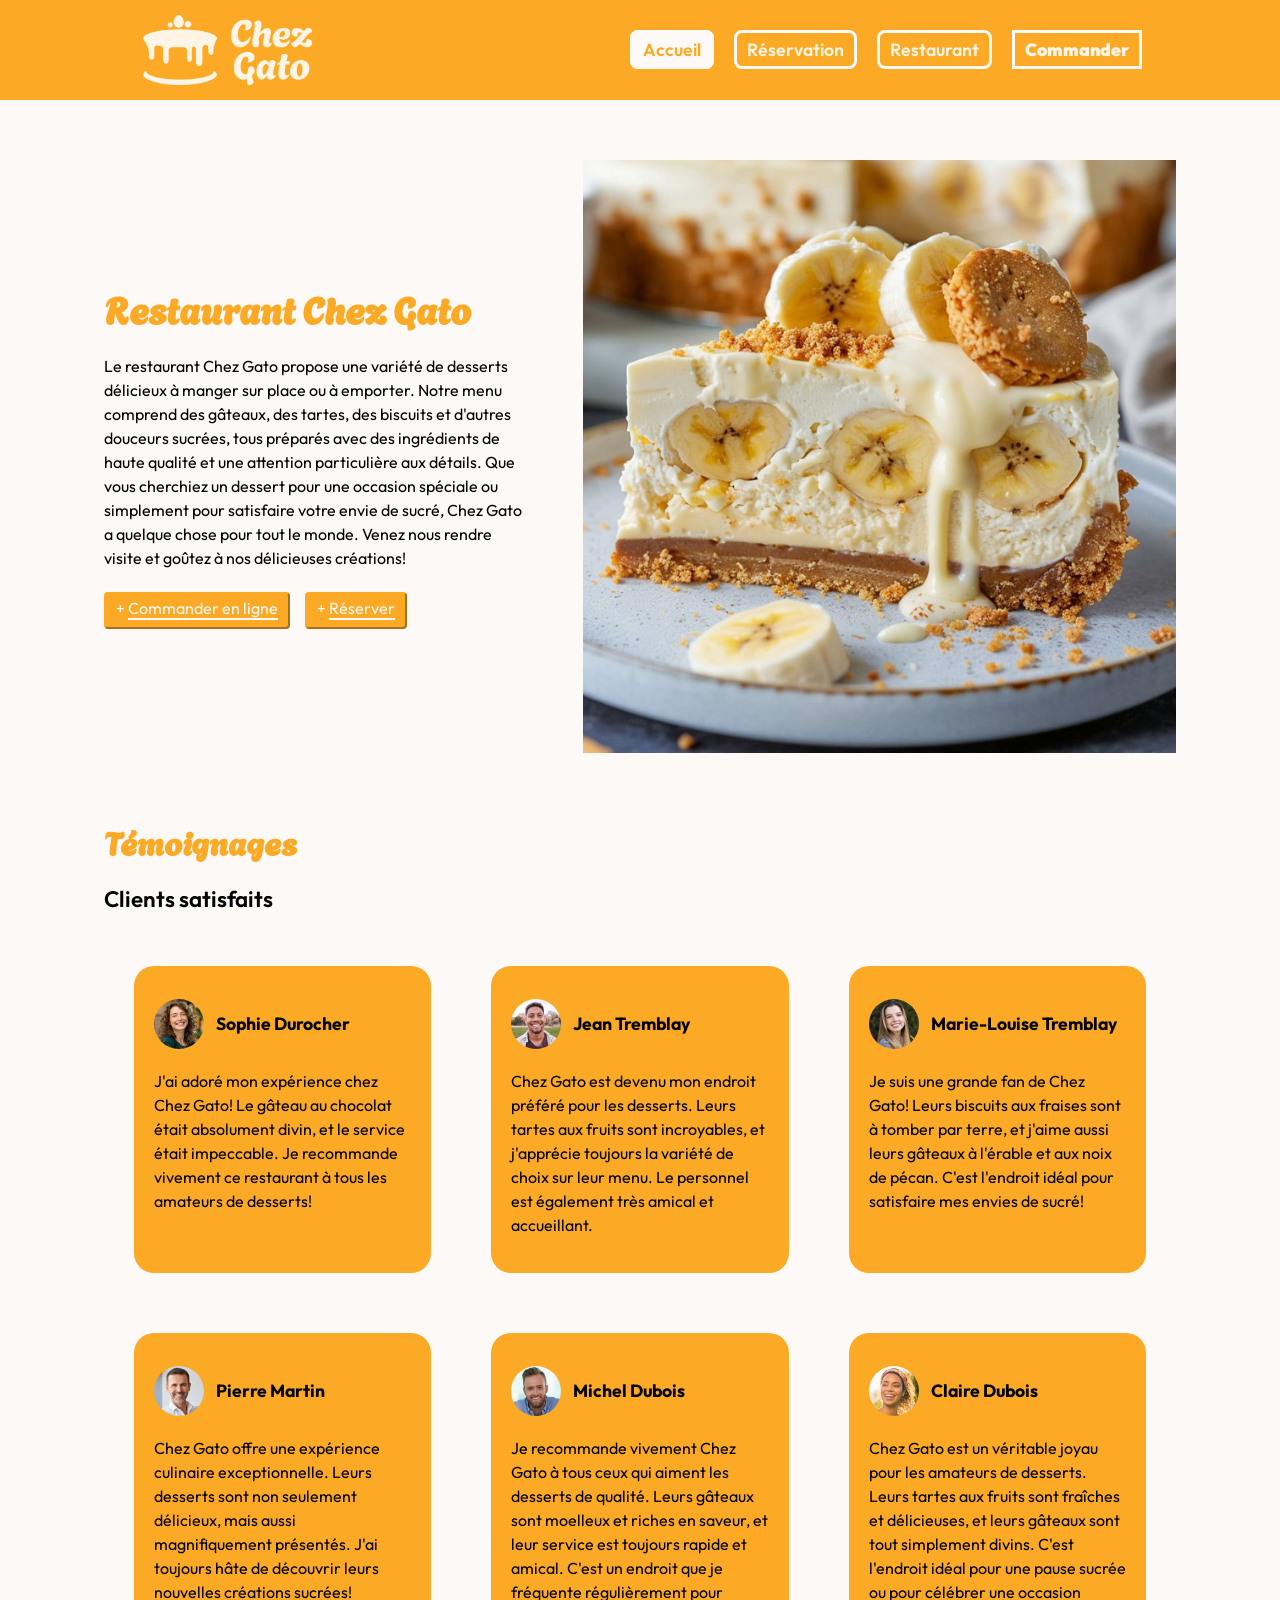
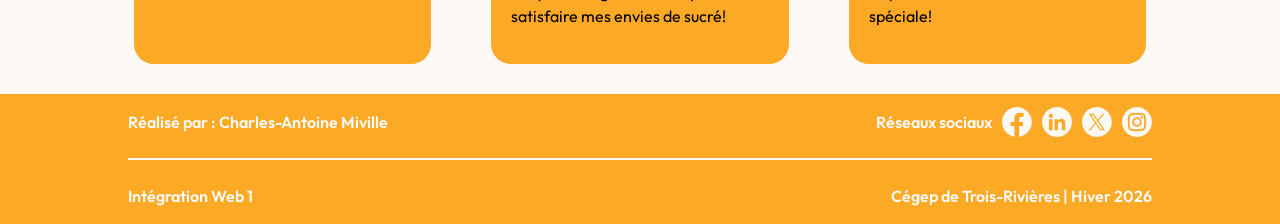
<file: index.html>
<!doctype html>
<html lang="fr-ca">
  <head>
    <meta charset="utf-8" />
    <meta name="viewport" content="width=device-width, initial-scale=1.0" />
    <meta
      name="description"
      content="Le restaurant Chez Gato propose une variété de desserts délicieux à manger sur place ou à emporter."
    />
    <title>Chez Gato</title>
    <link rel="stylesheet" href="css/normalize.css" />
    <link rel="stylesheet" href="css/style.css" />
    <link rel="icon" href="favicon.png" />
  </head>
  <body>
    <header>
      <div class="flexHead container">
        <a href="index.html"
          ><img
            src="media/LogoChezGato_Horizontal.png"
            class="headerLogo headerLogoHorizontal"
            alt="Chez Gato"
          /><img
            src="media/LogoChezGato_Small.png"
            class="headerLogo headerLogoSmall"
            alt="Chez Gato"
          />
        </a>
        <nav>
          <ul class="flexHead">
            <li>
              <a href="index.html" class="navActive">Accueil</a>
            </li>
            <li><a href="reservation.html">Réservation</a></li>
            <li><a href="restaurant.html">Restaurant</a></li>
            <li><a href="ma-commande.html" class="commander">Commander</a></li>
          </ul>
          <img
            src="media/mobileMenuBurger.png"
            class="mobileMenuBurger"
            alt="Menu Burger"
          />
        </nav>
      </div>
    </header>

    <main>
      <section class="accueil-main">
        <div class="accueil-main-1">
          <h1>Restaurant Chez Gato</h1>
          <p>
            Le restaurant Chez Gato propose une variété de desserts délicieux à
            manger sur place ou à emporter. Notre menu comprend des gâteaux, des
            tartes, des biscuits et d'autres douceurs sucrées, tous préparés
            avec des ingrédients de haute qualité et une attention particulière
            aux détails. Que vous cherchiez un dessert pour une occasion
            spéciale ou simplement pour satisfaire votre envie de sucré, Chez
            Gato a quelque chose pour tout le monde. Venez nous rendre visite et
            goûtez à nos délicieuses créations!
          </p>
          <div>
            <a href="ma-commande.html"
              ><button>+ <span>Commander en ligne</span></button></a
            ><a href="reservation.html"
              ><button>+ <span>Réserver</span></button></a
            >
          </div>
        </div>
        <div class="accueil-main-2">
          <img src="media/CheesecakeBanane.jpg" alt="Cheesecake aux bananes" />
        </div>
      </section>
      <section id="accueil-temoignages container">
        <h2>Témoignages</h2>
        <h3>Clients satisfaits</h3>
        <div class="accueil-temoignages">
          <div>
            <div class="clientSatisfaitFlex">
              <img src="media/ClientSatisfait1.jpg" alt="Sophie Durocher" />
              <h4>Sophie Durocher</h4>
            </div>
            <p>
              J'ai adoré mon expérience chez Chez Gato! Le gâteau au chocolat
              était absolument divin, et le service était impeccable. Je
              recommande vivement ce restaurant à tous les amateurs de desserts!
            </p>
          </div>
          <div>
            <div class="clientSatisfaitFlex">
              <img src="media/ClientSatisfait2.jpg" alt="Jean Tremblay" />
              <h4>Jean Tremblay</h4>
            </div>
            <p>
              Chez Gato est devenu mon endroit préféré pour les desserts. Leurs
              tartes aux fruits sont incroyables, et j'apprécie toujours la
              variété de choix sur leur menu. Le personnel est également très
              amical et accueillant.
            </p>
          </div>
          <div>
            <div class="clientSatisfaitFlex">
              <img
                src="media/ClientSatisfait3.jpg"
                alt="Marie-Louise Tremblay"
              />
              <h4>Marie-Louise Tremblay</h4>
            </div>

            <p>
              Je suis une grande fan de Chez Gato! Leurs biscuits aux fraises
              sont à tomber par terre, et j'aime aussi leurs gâteaux à l'érable
              et aux noix de pécan. C'est l'endroit idéal pour satisfaire mes
              envies de sucré!
            </p>
          </div>
          <div>
            <div class="clientSatisfaitFlex">
              <img src="media/ClientSatisfait4.jpg" alt="Pierre Martin" />
              <h4>Pierre Martin</h4>
            </div>
            <p>
              Chez Gato offre une expérience culinaire exceptionnelle. Leurs
              desserts sont non seulement délicieux, mais aussi magnifiquement
              présentés. J'ai toujours hâte de découvrir leurs nouvelles
              créations sucrées!
            </p>
          </div>
          <div>
            <div class="clientSatisfaitFlex">
              <img src="media/ClientSatisfait5.jpg" alt="Michel Dubois" />
              <h4>Michel Dubois</h4>
            </div>
            <p>
              Je recommande vivement Chez Gato à tous ceux qui aiment les
              desserts de qualité. Leurs gâteaux sont moelleux et riches en
              saveur, et leur service est toujours rapide et amical. C'est un
              endroit que je fréquente régulièrement pour satisfaire mes envies
              de sucré!
            </p>
          </div>
          <div>
            <div class="clientSatisfaitFlex">
              <img src="media/ClientSatisfait6.jpg" alt="Claire Dubois" />
              <h4>Claire Dubois</h4>
            </div>
            <p>
              Chez Gato est un véritable joyau pour les amateurs de desserts.
              Leurs tartes aux fruits sont fraîches et délicieuses, et leurs
              gâteaux sont tout simplement divins. C'est l'endroit idéal pour
              une pause sucrée ou pour célébrer une occasion spéciale!
            </p>
          </div>
        </div>
      </section>
    </main>

    <footer>
      <div class="container">
        <div class="flexFooter">
          <p>Réalisé par : Charles-Antoine Miville</p>
          <div class="flexFooter">
            <p>Réseaux sociaux</p>
            <a href="https://www.facebook.com/" target="_blank">
              <img
                class="SocialMediaIcon"
                src="media/IconFacebook.png"
                alt="Facebook"
              />
            </a>
            <a href="https://www.linkedin.com/" target="_blank">
              <img
                class="SocialMediaIcon"
                src="media/IconLinkedIn.png"
                alt="LinkedIn"
              />
            </a>
            <a href="https://x.com/" target="_blank">
              <img
                class="SocialMediaIcon"
                src="media/IconTwitter.png"
                alt="X"
              />
            </a>
            <a href="https://www.instagram.com/" target="_blank">
              <img
                class="SocialMediaIcon"
                src="media/IconInstagram.png"
                alt="Instagram"
              />
            </a>
          </div>
        </div>
        <hr />
        <div class="flexFooter">
          <p>Intégration Web 1</p>
          <div class="flexFooter">
            <p>Cégep de Trois-Rivières | Hiver 2026</p>
          </div>
        </div>
      </div>
    </footer>
  </body>
</html>
</file>
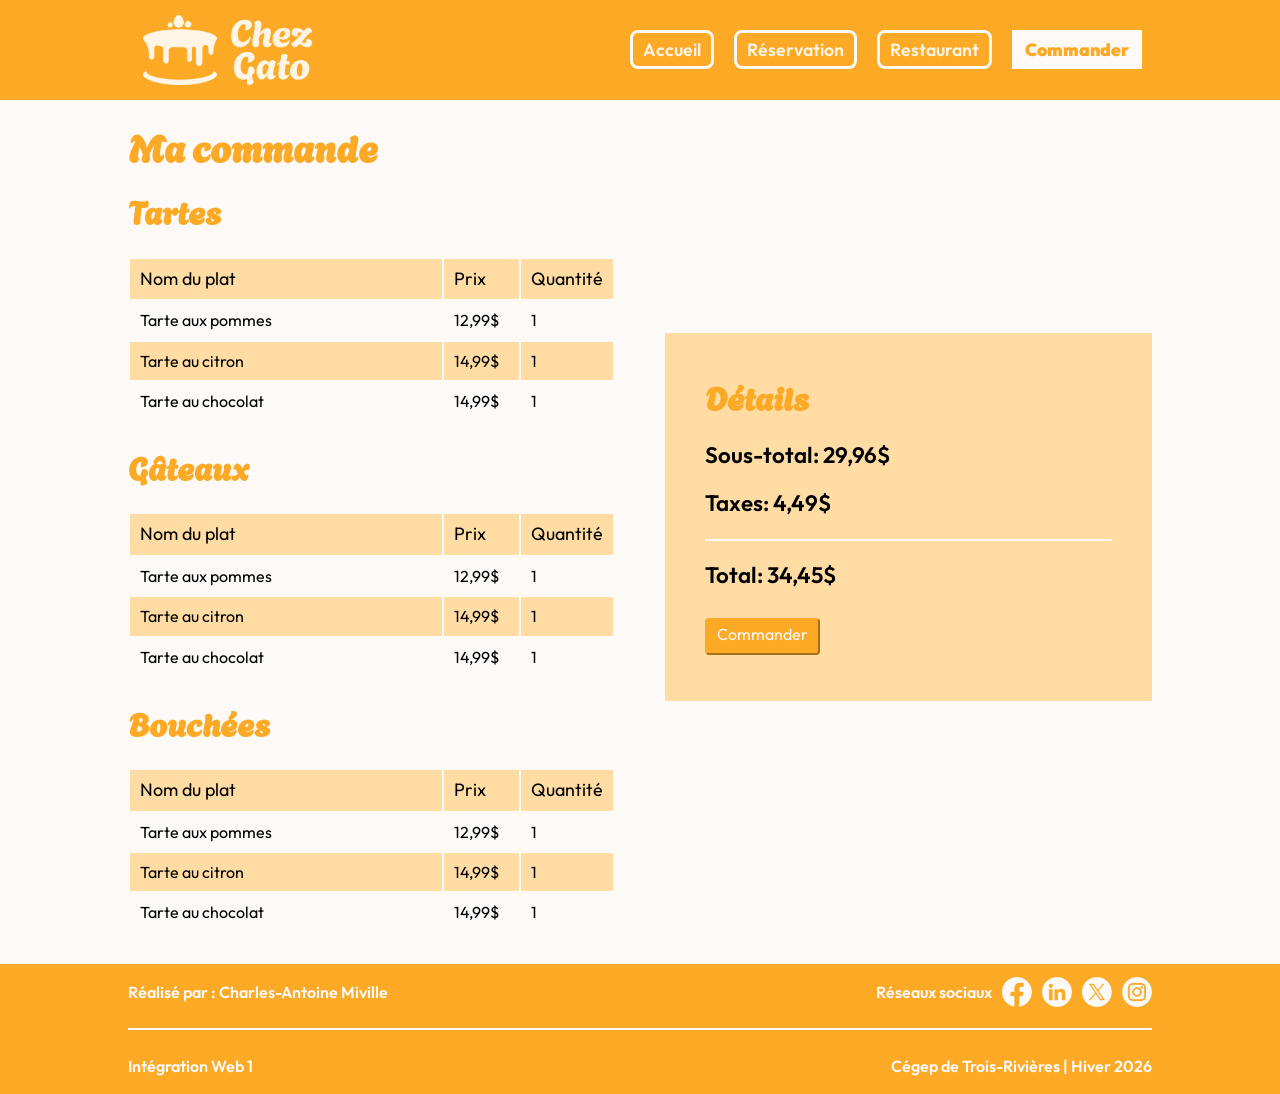
<file: ma-commande.html>
<!doctype html>
<html lang="fr">
  <head>
    <meta charset="utf-8" />
    <meta
      name="description"
      content="Le restaurant Chez Gato propose une variété de desserts délicieux à manger sur place ou à emporter."
    />
    <title>Chez Gato</title>
    <link rel="stylesheet" href="css/normalize.css" />
    <link rel="stylesheet" href="css/style.css" />
    <link rel="icon" href="favicon.png" />
  </head>

  <body>
    <header>
      <div class="flexHead container">
        <a href="index.html"
          ><img
            src="media/LogoChezGato_Horizontal.png"
            class="headerLogo headerLogoHorizontal"
            alt="Chez Gato"
          /><img
            src="media/LogoChezGato_Small.png"
            class="headerLogo headerLogoSmall"
            alt="Chez Gato"
          />
        </a>
        <nav>
          <ul class="flexHead">
            <li>
              <a href="index.html">Accueil</a>
            </li>
            <li><a href="reservation.html">Réservation</a></li>
            <li><a href="restaurant.html">Restaurant</a></li>
            <li>
              <a href="ma-commande.html" class="navActive commander"
                >Commander</a
              >
            </li>
          </ul>
          <img
            src="media/mobileMenuBurger.png"
            class="mobileMenuBurger"
            alt="Menu Burger"
          />
        </nav>
      </div>
    </header>
    <main class="maCommandeGrid container">
      <section>
        <h1>Ma commande</h1>
        <h2>Tartes</h2>
        <table id="Tartes">
          <thead>
            <tr>
              <th scope="col">Nom du plat</th>
              <th scope="col">Prix</th>
              <th scope="col">Quantité</th>
            </tr>
          </thead>
          <tbody>
            <tr>
              <td>Tarte aux pommes</td>
              <td>12,99$</td>
              <td>1</td>
            </tr>
            <tr>
              <td>Tarte au citron</td>
              <td>14,99$</td>
              <td>1</td>
            </tr>
            <tr>
              <td>Tarte au chocolat</td>
              <td>14,99$</td>
              <td>1</td>
            </tr>
          </tbody>
        </table>
        <h2>Gâteaux</h2>
        <table id="Gâteaux">
          <thead>
            <tr>
              <th scope="col">Nom du plat</th>
              <th scope="col">Prix</th>
              <th scope="col">Quantité</th>
            </tr>
          </thead>
          <tbody>
            <tr>
              <td>Tarte aux pommes</td>
              <td>12,99$</td>
              <td>1</td>
            </tr>
            <tr>
              <td>Tarte au citron</td>
              <td>14,99$</td>
              <td>1</td>
            </tr>
            <tr>
              <td>Tarte au chocolat</td>
              <td>14,99$</td>
              <td>1</td>
            </tr>
          </tbody>
        </table>
        <h2>Bouchées</h2>
        <table id="Bouchées">
          <thead>
            <tr>
              <th scope="col">Nom du plat</th>
              <th scope="col">Prix</th>
              <th scope="col">Quantité</th>
            </tr>
          </thead>
          <tbody>
            <tr>
              <td>Tarte aux pommes</td>
              <td>12,99$</td>
              <td>1</td>
            </tr>
            <tr>
              <td>Tarte au citron</td>
              <td>14,99$</td>
              <td>1</td>
            </tr>
            <tr>
              <td>Tarte au chocolat</td>
              <td>14,99$</td>
              <td>1</td>
            </tr>
          </tbody>
        </table>
      </section>
      <section class="maCommande1">
        <h2>Détails</h2>
        <h3><span>Sous-total:</span> <span>29,96$</span></h3>
        <h3><span>Taxes:</span> <span>4,49$</span></h3>
        <hr />
        <h3><span>Total:</span> <span>34,45$</span></h3>
        <button>Commander</button>
      </section>
    </main>

    <footer>
      <div class="container">
        <div class="flexFooter">
          <p>Réalisé par : Charles-Antoine Miville</p>
          <div class="flexFooter">
            <p>Réseaux sociaux</p>
            <a href="https://www.facebook.com/" target="_blank">
              <img
                class="SocialMediaIcon"
                src="media/IconFacebook.png"
                alt="Facebook"
              />
            </a>
            <a href="https://www.linkedin.com/" target="_blank">
              <img
                class="SocialMediaIcon"
                src="media/IconLinkedIn.png"
                alt="LinkedIn"
              />
            </a>
            <a href="https://x.com/" target="_blank">
              <img
                class="SocialMediaIcon"
                src="media/IconTwitter.png"
                alt="X"
              />
            </a>
            <a href="https://www.instagram.com/" target="_blank">
              <img
                class="SocialMediaIcon"
                src="media/IconInstagram.png"
                alt="Instagram"
              />
            </a>
          </div>
        </div>
        <hr />
        <div class="flexFooter">
          <p>Intégration Web 1</p>
          <div class="flexFooter">
            <p>Cégep de Trois-Rivières | Hiver 2026</p>
          </div>
        </div>
      </div>
    </footer>
  </body>
</html>
</file>
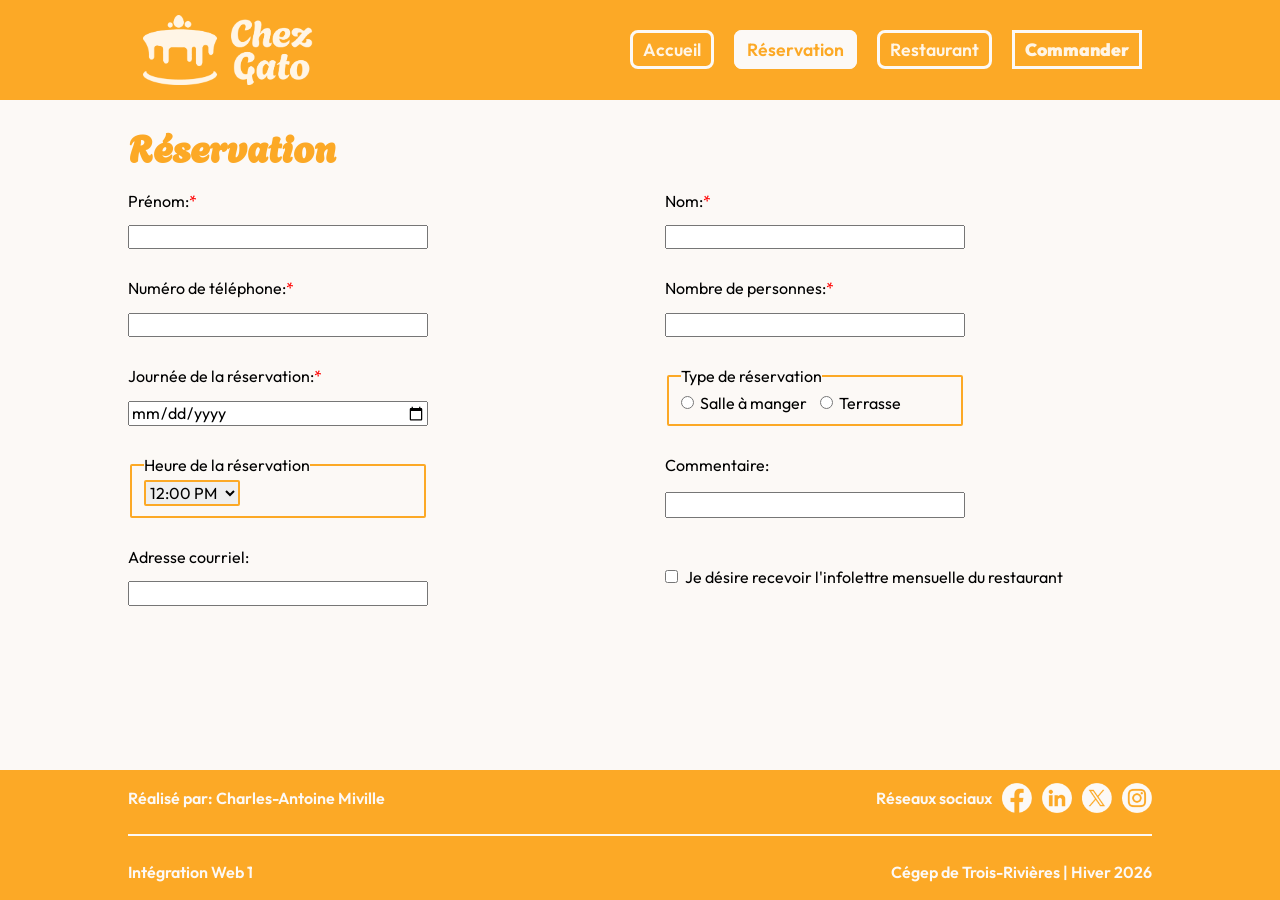
<file: reservation.html>
<!doctype html>
<html lang="fr">
  <head>
    <meta charset="utf-8" />
    <meta name="viewport" content="width=device-width, initial-scale=1.0" />
    <meta
      name="description"
      content="Le restaurant Chez Gato propose une variété de desserts délicieux à manger sur place ou à emporter."
    />
    <title>Chez Gato</title>
    <link rel="stylesheet" href="css/normalize.css" />
    <link rel="stylesheet" href="css/style.css" />
    <link rel="icon" href="favicon.png" />
  </head>

  <body>
    <header>
      <div class="flexHead container">
        <a href="index.html"
          ><img
            src="media/LogoChezGato_Horizontal.png"
            class="headerLogo headerLogoHorizontal"
            alt="Chez Gato"
          /><img
            src="media/LogoChezGato_Small.png"
            class="headerLogo headerLogoSmall"
            alt="Chez Gato"
          />
        </a>
        <nav>
          <ul class="flexHead">
            <li>
              <a href="index.html">Accueil</a>
            </li>
            <li>
              <a href="reservation.html" class="navActive">Réservation</a>
            </li>
            <li><a href="restaurant.html">Restaurant</a></li>
            <li>
              <a href="ma-commande.html" class="commander">Commander</a>
            </li>
          </ul>
          <img
            src="media/mobileMenuBurger.png"
            class="mobileMenuBurger"
            alt="Menu Burger"
          />
        </nav>
      </div>
    </header>
    <main class="container">
      <h1>Réservation</h1>
      <form id="frm-reservation">
        <div class="reservationFormFlex1">
          <div class="reservationFormFlex2">
            <label for="prenom"
              >Prénom:<span class="required" aria-hidden="true">*</span></label
            >
            <input type="text" id="prenom" name="prenom" required />
          </div>
          <div class="reservationFormFlex2 reservationFormMobile">
            <label for="nom"
              >Nom:<span class="required" aria-hidden="true">*</span></label
            >
            <input type="text" id="nom" name="nom" required />
          </div>
        </div>
        <div class="reservationFormFlex1">
          <div class="reservationFormFlex2">
            <label for="telephone"
              >Numéro de téléphone:<span class="required" aria-hidden="true"
                >*</span
              ></label
            >
            <input type="tel" id="telephone" name="telephone" required />
          </div>
          <div class="reservationFormFlex2 reservationFormMobile">
            <label for="nombre-personnes"
              >Nombre de personnes:<span class="required" aria-hidden="true"
                >*</span
              ></label
            >
            <input
              type="number"
              id="nombre-personnes"
              name="nombre-personnes"
              required
            />
          </div>
        </div>

        <div class="reservationFormFlex1">
          <div class="reservationFormFlex2">
            <label for="date"
              >Journée de la réservation:<span
                class="required"
                aria-hidden="true"
                >*</span
              ></label
            >
            <input type="date" name="date" required />
          </div>
          <div class="reservationFormFlex2 reservationFormMobile">
            <fieldset id="type-reservation">
              <legend>Type de réservation</legend>
              <label for="salle-a-manger">
                <input type="radio" name="radio" value="salle-a-manger" />Salle
                à manger</label
              >
              <label for="terrasse"
                ><input
                  type="radio"
                  name="radio"
                  value="terrasse"
                />Terrasse</label
              >
            </fieldset>
          </div>
        </div>

        <div class="reservationFormFlex1">
          <div class="reservationFormFlex2">
            <fieldset id="heure-reservation">
              <legend>Heure de la réservation</legend>
              <select name="heure-reservation" id="heure-reservation">
                <option value="12-00-PM">12:00 PM</option>
                <option value="12-30-PM">12:30 PM</option>
                <option value="13-00-PM">13:00 PM</option>
                <option value="13-30-PM">13:30 PM</option>
                <option value="17-00-PM">17:00 PM</option>
                <option value="17-30-PM">17:30 PM</option>
                <option value="18-00-PM">18:00 PM</option>
                <option value="18-30-PM">18:30 PM</option>
                <option value="19-00-PM">19:00 PM</option>
                <option value="19-30-PM">19:30 PM</option>
                <option value="20-00-PM">20:00 PM</option>
                <option value="20-30-PM">20:30 PM</option>
                <option value="21-00-PM">21:00 PM</option>
              </select>
            </fieldset>
          </div>
          <div class="reservationFormFlex2 reservationFormMobile">
            <label for="commentaire">Commentaire:</label>
            <input type="textarea" id="commentaire" name="commentaire" />
          </div>
        </div>

        <div class="reservationFormFlex1">
          <div class="reservationFormFlex2">
            <label for="email">Adresse courriel:</label>
            <input type="email" id="email" name="email" />
          </div>
          <div class="reservationFormFlex3 reservationFormMobile">
            <input id="infolettre" type="checkbox" name="infolettre" />
            <label for="infolettre"
              >Je désire recevoir l'infolettre mensuelle du restaurant</label
            >
          </div>
        </div>
      </form>
    </main>
    <footer>
      <div class="container">
        <div class="flexFooter">
          <p>Réalisé par: Charles-Antoine Miville</p>
          <div class="flexFooter">
            <p>Réseaux sociaux</p>
            <a href="https://www.facebook.com/" target="_blank">
              <img
                class="SocialMediaIcon"
                src="media/IconFacebook.png"
                alt="Facebook"
              />
            </a>
            <a href="https://www.linkedin.com/" target="_blank">
              <img
                class="SocialMediaIcon"
                src="media/IconLinkedIn.png"
                alt="LinkedIn"
              />
            </a>
            <a href="https://x.com/" target="_blank">
              <img
                class="SocialMediaIcon"
                src="media/IconTwitter.png"
                alt="X"
              />
            </a>
            <a href="https://www.instagram.com/" target="_blank">
              <img
                class="SocialMediaIcon"
                src="media/IconInstagram.png"
                alt="Instagram"
              />
            </a>
          </div>
        </div>
        <hr />
        <div class="flexFooter">
          <p>Intégration Web 1</p>
          <div class="flexFooter">
            <p>Cégep de Trois-Rivières | Hiver 2026</p>
          </div>
        </div>
      </div>
    </footer>
  </body>
</html>
</file>
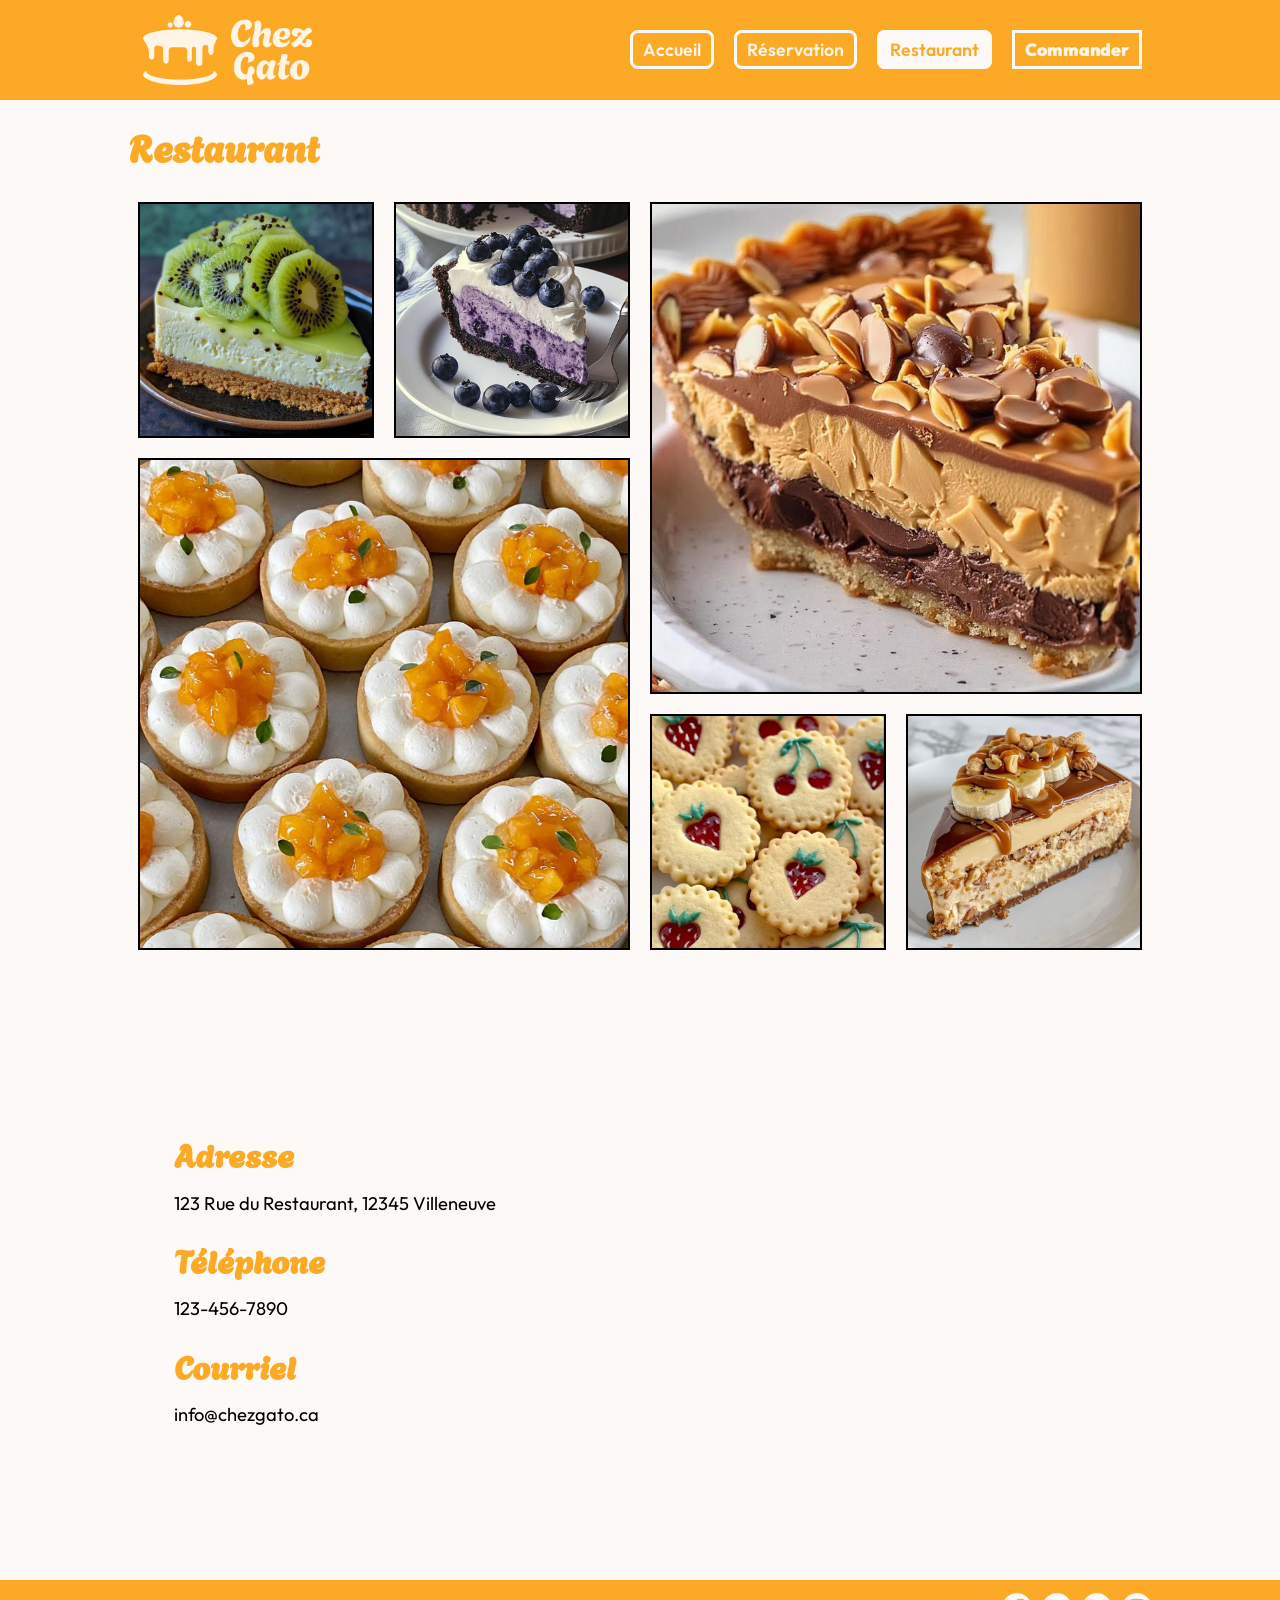
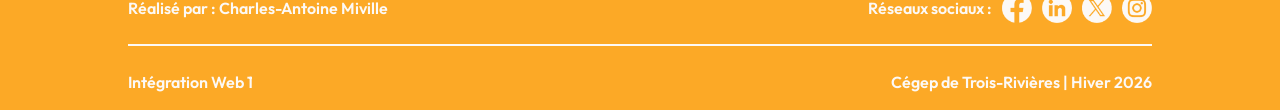
<file: restaurant.html>
<!doctype html>
<html lang="fr">
  <head>
    <meta charset="utf-8" />
    <meta name="viewport" content="width=device-width, initial-scale=1.0" />
    <meta
      name="description"
      content="Le restaurant Chez Gato propose une variété de desserts délicieux à manger sur place ou à emporter."
    />
    <title>Chez Gato</title>
    <link rel="stylesheet" href="css/normalize.css" />
    <link rel="stylesheet" href="css/style.css" />
    <link rel="icon" href="favicon.png" />
  </head>

  <body>
    <header>
      <div class="flexHead container">
        <a href="index.html"
          ><img
            src="media/LogoChezGato_Horizontal.png"
            class="headerLogo headerLogoHorizontal"
            alt="Chez Gato"
          /><img
            src="media/LogoChezGato_Small.png"
            class="headerLogo headerLogoSmall"
            alt="Chez Gato"
          />
        </a>
        <nav>
          <ul class="flexHead">
            <li>
              <a href="index.html">Accueil</a>
            </li>
            <li>
              <a href="reservation.html">Réservation</a>
            </li>
            <li><a href="restaurant.html" class="navActive">Restaurant</a></li>
            <li>
              <a href="ma-commande.html" class="commander">Commander</a>
            </li>
          </ul>
          <img
            src="media/mobileMenuBurger.png"
            class="mobileMenuBurger"
            alt="Menu Burger"
          />
        </nav>
      </div>
    </header>
    <main class="container">
      <section>
        <h1>Restaurant</h1>
        <ul class="restaurantGrid liste-img">
          <li>
            <img src="media/TarteKiwi.jpg" alt="Tarte aux kiwis" />
          </li>
          <li>
            <img src="media/TarteBleuet.jpg" alt="Tarte aux bleuets" />
          </li>
          <li class="span-2x2">
            <img
              src="media/GateauBeurreArachides.jpg"
              alt="Gâteau aux fraises"
            />
          </li>
          <li class="span-2x2">
            <img
              src="media/TarteletteOrange.jpg"
              alt="Tartelettes aux oranges"
            />
          </li>
          <li>
            <img src="media/BiscuitsFraises.jpg" alt="Biscuits aux fraises" />
          </li>
          <li>
            <img
              src="media/GateauErablePacane.jpg"
              alt="Gâteau à l'érable et aux noix de pécan"
            />
          </li>
        </ul>
      </section>
      <section class="restaurantContact">
        <div>
          <h2>Adresse</h2>
          <p>123 Rue du Restaurant, 12345 Villeneuve</p>
          <h2>Téléphone</h2>
          <p>123-456-7890</p>
          <h2>Courriel</h2>
          <p>info@chezgato.ca</p>
        </div>
        <div class="restaurantFullWidth">
          <iframe
            src="https://www.google.com/maps/embed?pb=!1m18!1m12!1m3!1d10909.02165490927!2d-71.36555441284182!3d46.8780236!2m3!1f0!2f0!3f0!3m2!1i1024!2i768!4f13.1!3m3!1m2!1s0x4cb8a3990f60634d%3A0x3e31544fe000adec!2sLafleur%20Sucr%C3%A9e!5e0!3m2!1sfr!2sca!4v1773961703321!5m2!1sfr!2sca"
            width="500"
            height="500"
            style="border: 0"
            allowfullscreen=""
            loading="lazy"
            referrerpolicy="no-referrer-when-downgrade"
          ></iframe>
        </div>
      </section>
    </main>
    <footer>
      <div class="container">
        <div class="flexFooter">
          <p>Réalisé par : Charles-Antoine Miville</p>
          <div class="flexFooter">
            <p>Réseaux sociaux :</p>
            <a href="https://www.facebook.com/" target="_blank">
              <img
                class="SocialMediaIcon"
                src="media/IconFacebook.png"
                alt="Facebook"
              />
            </a>
            <a href="https://www.linkedin.com/" target="_blank">
              <img
                class="SocialMediaIcon"
                src="media/IconLinkedIn.png"
                alt="LinkedIn"
              />
            </a>
            <a href="https://x.com/" target="_blank">
              <img
                class="SocialMediaIcon"
                src="media/IconTwitter.png"
                alt="X"
              />
            </a>
            <a href="https://www.instagram.com/" target="_blank">
              <img
                class="SocialMediaIcon"
                src="media/IconInstagram.png"
                alt="Instagram"
              />
            </a>
          </div>
        </div>
        <hr />
        <div class="flexFooter">
          <p>Intégration Web 1</p>
          <div class="flexFooter">
            <p>Cégep de Trois-Rivières | Hiver 2026</p>
          </div>
        </div>
      </div>
    </footer>
  </body>
</html>
</file>
<file: css/style.css>
* {
  box-sizing: border-box;
}

/* Typographies / Couleurs (exemples : titres, paragraphes, liens, etc.)
========================================================================== */

@font-face {
  font-family: "Agbalumo";
  src: url("../fonts/Agbalumo-Regular.ttf") format("truetype");
  font-weight: 400;
  font-style: normal;
}

@font-face {
  font-family: "Outfit";
  src: url("../fonts/Outfit-VariableFont_wght.ttf") format("truetype");
  font-weight: 100 900;
  font-style: normal;
}

/* Mise en page (positionnement)
========================================================================== */

body {
  background-color: #fcf9f6;
  min-height: 100vh;
  display: flex;
  flex-direction: column;
}

h1 {
  font-family: "Agbalumo", sans-serif;
  font-size: 2.3rem;
  color: #fca926;
}

h2 {
  font-family: "Agbalumo", sans-serif;
  font-size: 2rem;
  color: #fca926;
}

h3 {
  font-family: "Outfit", sans-serif;
  font-weight: 600;
  font-size: 1.4rem;
}

p {
  font-family: "Outfit", sans-serif;
  font-size: 1rem;
  line-height: 1.5rem;
  font-weight: 400;
}

/* Header / Navigations / Footer 
========================================================================== */

header {
  background-color: #fca926;
}

header .container {
  max-width: 1200px;
  margin: 0 auto;
  padding-left: 5%;
  padding-right: 5%;
}

.headerLogo {
  max-width: 200px;
  width: 200px;
  padding: 15px;
}

main {
  max-width: 1200px;
  margin: 0 auto;
  padding-left: 5%;
  padding-right: 5%;
  flex-grow: 1;
}

footer {
  background-color: #fca926;
}

footer .container {
  max-width: 1200px;
  margin: 0 auto;
  padding-left: 5%;
  padding-right: 5%;
}

.container {
  width: 90%;
  max-width: 1200px;
  margin: 0 auto;
  padding-left: 5%;
  padding-right: 5%;
}

footer p {
  font-family: "Outfit", sans-serif;
  font-size: 1rem;
  font-weight: 600;
  color: #fcf9f6;
}

.SocialMediaIcon {
  max-width: 30px;
  width: 30px;
  margin: 5px 0px 0px 10px;
}

hr {
  border: 1px solid #fcf9f6;
}

.flexHead {
  display: flex;
  justify-content: space-between;
  align-items: center;
}

.flexFooter {
  display: flex;
  justify-content: space-between;
  align-items: center;
}

nav li {
  list-style-type: none;
}

nav a {
  color: #fff5e6;
  font-family: "Outfit", sans-serif;
  font-size: 1.1rem;
  font-weight: 600;
  border: 0.2rem #fcf9f6 solid;
  margin: 0px 5px 0px 5px;
  text-decoration: none;
  border-radius: 8px;
  padding: 5px 10px 5px 10px;
  margin: 0px 10px 0px 10px;
}

nav a:hover {
  transition:
    color 0.4s,
    0.4s;
  color: #fca926;
  background-color: #fcf9f6;
}

.commander {
  font-weight: 900;
  border-radius: 0px;
}

.navActive {
  color: #fca926;
  border: 0.2rem #fcf9f6 solid;
  background-color: #fcf9f6;
}

.navActive:hover {
  transition:
    color 0.4s,
    0.4s;
  color: #fca926;
}

/* Composantes générales (exemples : section, cartes, tableaux, etc.)
========================================================================== */

/* Formulaires
========================================================================== */
.required {
  color: red;
}

/* Page Restaurant - Grid
========================================================================== */

.liste-img {
  padding: 0;
  list-style-type: none;
}

.restaurantGrid {
  display: grid;
  grid-template-columns: repeat(4, 1fr);
}

.restaurantGrid > li {
  margin: 10px;
  display: flex;
}

.restaurantGrid > li > img {
  border: 2px solid black;
  width: 100%;
  height: 100%;
  object-fit: cover;
}

.span-2x2 {
  grid-column: span 2;
  grid-row: span 2;
}

/* Page d'accueil
========================================================================== */

.accueil-main {
  max-width: 100%;
  width: 100%;
  display: flex;
  align-items: center;
}

.accueil-main-1 {
  width: 40%;
  max-width: 40%;
}

.accueil-main-1 button {
  background-color: #fca926;
  border-color: #fca926;
  color: #fcf9f6;
  font-family: "Outfit", sans-serif;
  padding: 5px 10px 10px 10px;
  border-radius: 4px;
  margin: 6px 15px 6px 0px;
}

.accueil-main-1 button:hover {
  cursor: pointer;
}

.accueil-main-1 span {
  text-decoration: underline;
  text-decoration-color: #fcf9f6;
  text-decoration-thickness: 2px;
  text-underline-offset: 4px;
}

.accueil-main-2 {
  width: 60%;
  max-width: 60%;
}

.accueil-main-2 > img {
  width: 100%;
  height: auto;
  padding-left: 50px;
  padding-top: 60px;
  padding-bottom: 40px;
}

.accueil-temoignages {
  display: grid;
  justify-content: space-between;
  grid-template-columns: repeat(3, 1fr);
}

.accueil-temoignages > div {
  background-color: #fca926;
  margin-top: 30px;
  margin-bottom: 30px;
  margin-left: 30px;
  margin-right: 30px;
  border-radius: 20px;
  padding-left: 20px;
  padding-right: 20px;
  padding-top: 20px;
  padding-bottom: 20px;
}

.accueil-temoignages img {
  border-radius: 100%;
  width: 50px;
  max-width: 50px;
  height: 50px;
  max-height: 50px;
  margin-right: 12px;
  margin-top: 10px;
}

.accueil-temoignages p {
  font-family: "Outfit", sans-serif;
  font-size: 1rem;
}

.accueil-temoignages h4 {
  font-family: "Outfit", sans-serif;
  font-size: 1.1rem;
  font-weight: 700;
  position: relative;
  top: 5px;
}

.clientSatisfaitFlex {
  display: flex;
  align-items: center;
}

/* Réservation
========================================================================== */

.reservationFormFlex1 {
  display: grid;
  justify-content: flex-start;
  grid-template-columns: repeat(2, 1fr);
  margin-bottom: 30px;
  gap: 50px;
}

.reservationFormFlex2 {
  display: grid;
  justify-content: flex-start;
  grid-template-columns: repeat(1, 1fr);
  gap: 15px;
  max-width: 300px;
}

.reservationFormFlex3 {
  display: flex;
  justify-content: flex-start;
  align-items: center;
  gap: 7px;
}

form {
  font-family: "Outfit", sans-serif;
  font-size: 1rem;
  font-weight: 400;
}

form label {
  margin: 0px 10px 0px 0px;
}

input[type="radio"] {
  margin: 5px 6px 5px 0px;
}

form select {
  border: 2px solid #fca926;
  border-radius: 2px;
}

form fieldset {
  border: 2px solid #fca926;
  border-radius: 2px;
}

form fieldset {
  border: 2px solid #fca926;
  border-radius: 2px;
}

/* Restaurant
========================================================================== */

.restaurantContact {
  display: flex;
  justify-content: space-around;
  align-items: center;
}

.restaurantContact h2 {
  padding-bottom: 0px;
  margin-bottom: 0px;
}

.restaurantContact p {
  font-family: "Outfit", sans-serif;
  font-size: 1.15rem;
  font-weight: 400;
}

.restaurantContact iframe {
  margin: 30px 0px 70px 20px;
}

/* Ma commande
========================================================================== */

.maCommandeGrid {
  display: grid;
  justify-content: flex-start;
  grid-template-columns: repeat(2, 1fr);
  margin-bottom: 30px;
  gap: 50px;
}

.maCommandeSection1 {
  max-width: 60%;
  width: 60%;
}

.maCommandeSection2 {
  max-width: 40%;
  width: 40%;
}

table {
  width: 100%;
}

thead {
  padding: 10px;
  width: 100%;
}

tr {
  text-align: left;
  font-family: "Outfit", sans-serif;
  font-size: 1rem;
  font-weight: 400;
  width: 100%;
}

tr:nth-child(even) {
  background-color: #ffdca4;
}

tr:nth-child(odd) {
  background-color: #fcf9f6;
}

th {
  background-color: #ffdca4;
  font-family: "Outfit", sans-serif;
  font-size: 1.12rem;
  font-weight: 400;
  width: 100%;
  padding: 10px;
  margin: 10px;
}

td {
  padding: 10px 20px 10px 10px;
  width: 100%;
}

.maCommande1 {
  background-color: #ffdca4;
  align-self: center;
  padding: 20px 40px 40px 40px;
}

.maCommande1 button {
  background-color: #fca926;
  border-color: #fca926;
  color: #fcf9f6;
  font-family: "Outfit", sans-serif;
  padding: 5px 10px 10px 10px;
  border-radius: 4px;
  margin: 6px 15px 6px 0px;
}

.maCommande1 button:hover {
  cursor: pointer;
}

/* Media Queries (pour la réactivité)
========================================================================== */
/*Du plus haut/large au plus petit (Desktop first)*/
/*Ceux plus haut s'appliquent encore si pas écrasé par ceux plus bas, donc pas besoin de tout remettre*/

.headerLogoHorizontal {
  display: block;
}

.headerLogoSmall {
  display: none;
}

.mobileMenuBurger {
  display: none;
}

@media screen and (max-width: 960px) {
  .headerLogoHorizontal {
    display: none;
  }
  .headerLogoSmall {
    display: block;
  }
  .headerLogo {
    max-width: 75px;
    width: 75px;
    padding: 15px 0px 15px 0px;
  }

  nav a {
    display: none;
  }

  nav a:hover {
    display: none;
  }

  .navActive {
    display: none;
  }

  .navActive:hover {
    display: none;
  }

  .mobileMenuBurger {
    display: block;
    width: 50px;
    max-width: 50;
    padding: 0px 0px 20px 0px;
  }

  .accueil-main {
    flex-direction: column;
    flex-wrap: wrap;
    align-items: center;
  }

  .accueil-main-1 {
    width: 100%;
    max-width: 100%;
  }

  .accueil-main-2 {
    width: 100%;
    max-width: 100%;
  }

  .accueil-main-2 > img {
    padding-left: 0;
    padding-top: 20px;
    padding-bottom: 20px;
  }

  .accueil-temoignages {
    grid-template-columns: repeat(2, 1fr);
  }

  .restaurantContact {
    flex-direction: column;
    align-items: flex-start;
  }

  .restaurantContact iframe {
    width: 100%;
    margin: 20px 0px 20px 0px;
  }

  .restaurantFullWidth {
    width: 100%;
  }

  .restaurantGrid {
    grid-template-columns: repeat(2, 1fr);
  }

  .span-2x2 {
    grid-column: span 1;
    grid-row: span 1;
  }
}

@media screen and (max-width: 570px) {
  .headerLogoHorizontal {
    display: none;
  }

  .headerLogoSmall {
    display: block;
  }

  .headerLogo {
    max-width: 50px;
    width: 50px;
    padding: 15px 0px 15px 0px;
  }

  .flexHead {
    display: flex;
    justify-content: space-between;
    margin-bottom: 10px;
  }

  .reservationFormFlex1 {
    grid-template-columns: repeat(1, 1fr);
    gap: 0;
  }

  .reservationFormFlex2 {
    max-width: 100%;
  }

  .reservationFormMobile {
    padding: 20px 0px 0px 0px;
  }

  .maCommandeGrid {
    grid-template-columns: repeat(1, 1fr);
  }

  .maCommandeSection1 {
    width: 100%;
    max-width: 100%;
  }

  .maCommandeSection2 {
    width: 100%;
    max-width: 100%;
  }

  .flexFooter p {
    font-family: "Outfit", sans-serif;
    font-size: 0.8rem;
    line-height: 1rem;
    font-weight: 500;
  }

  .restaurantGrid {
    grid-template-columns: repeat(1, 1fr);
  }
}
</file>
